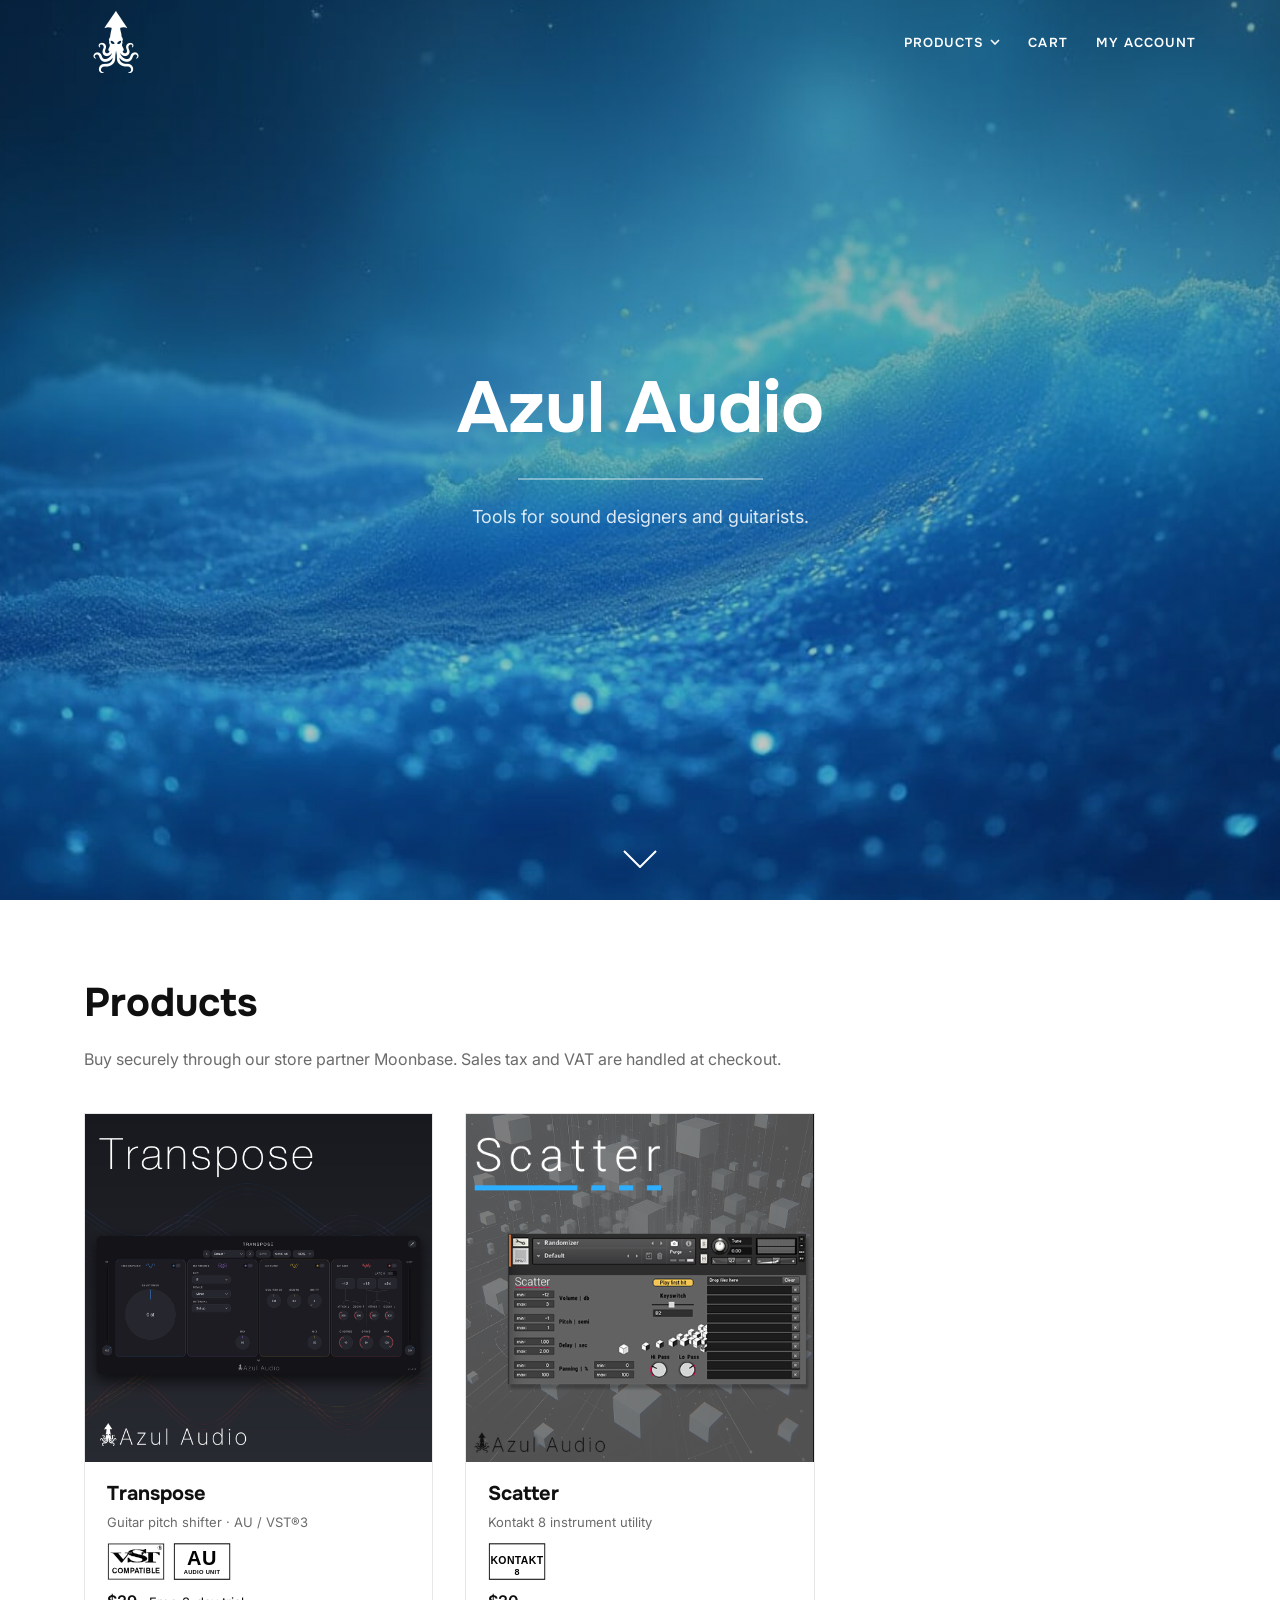
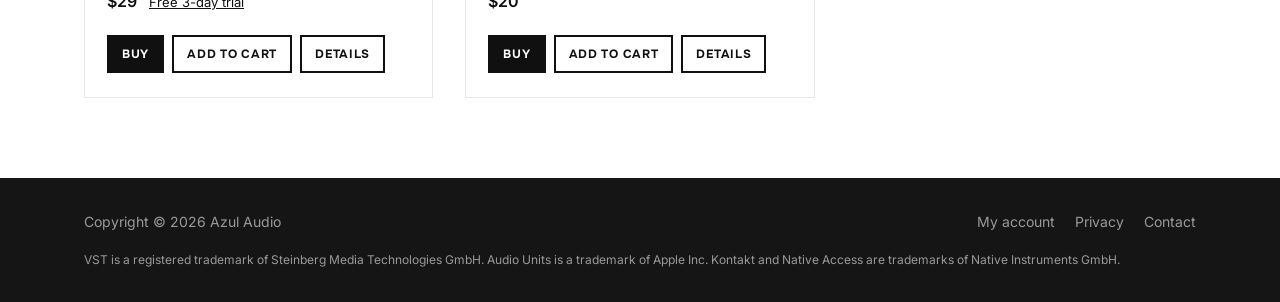
<file: index.html>
<!doctype html>
<html lang="en">
<head>
<meta charset="utf-8">
<meta name="viewport" content="width=device-width, initial-scale=1">
<title>Azul Audio</title>
<meta name="description" content="Azul Audio makes Scatter for Kontakt 8 and the Transpose pitch-shifter plugin.">
<meta property="og:type" content="website">
<meta property="og:site_name" content="Azul Audio">
<meta property="og:title" content="Azul Audio">
<meta property="og:description" content="Azul Audio makes Scatter for Kontakt 8 and the Transpose pitch-shifter plugin.">
<meta property="og:url" content="https://azulaudio.com/">
<meta property="og:image" content="https://azulaudio.com/img/share-home.png?v=bb4f445a">
<meta property="og:image:width" content="1200">
<meta property="og:image:height" content="630">
<meta name="twitter:card" content="summary_large_image">
<link rel="canonical" href="https://azulaudio.com/">
<link rel="icon" href="img/favicon-32.png?v=6c01c252" sizes="32x32">
<link rel="apple-touch-icon" href="img/apple-touch-icon.png?v=aff1a8ca">
<link rel="preconnect" href="https://fonts.googleapis.com">
<link rel="preconnect" href="https://fonts.gstatic.com" crossorigin>
<link href="https://fonts.googleapis.com/css2?family=Inter:wght@400;600&family=Onest:wght@500;600;700&display=swap" rel="stylesheet">
<link rel="stylesheet" href="style.css?v=68cd148a">
</head>
<body class="home">

<header class="site-header">
  <div class="wrap">
    <a class="logo" href="./" aria-label="Azul Audio home"><img src="img/logo-white.png?v=0b00c8f5" alt="Azul Audio"></a>
    <button class="nav-toggle" aria-label="Menu"><span></span><span></span><span></span></button>
    <nav class="nav">
      <div class="dropdown">
        <a class="dropdown-link" href="#products">Products</a>
        <button class="dropdown-toggle" aria-label="Show products" aria-expanded="false" aria-haspopup="true"><svg width="10" height="6" viewBox="0 0 10 6" fill="none" stroke="currentColor" stroke-width="1.6"><path d="M1 1l4 4 4-4"/></svg></button>
        <div class="dropdown-menu">
          <a href="transpose/">Transpose</a>
          <a href="scatter/">Scatter</a>
        </div>
      </div>
      <button data-cart>Cart</button>
      <button data-account>My account</button>
    </nav>
  </div>
</header>

<section class="hero">
  <video muted loop playsinline preload="none" aria-hidden="true" data-src="media/hero-loop.mp4?v=faa5c37d"></video>
  <div class="hero-inner">
    <h1>Azul Audio</h1>
    <p>Tools for sound designers and guitarists.</p>
  </div>
  <a class="scroll-cue" href="#products" aria-label="Scroll to products">
    <svg width="34" height="18" viewBox="0 0 34 18" fill="none" stroke="currentColor" stroke-width="2"><path d="M1 1l16 16L33 1"/></svg>
  </a>
</section>

<main>
  <section class="section" id="products">
    <div class="wrap">
      <h2>Products</h2>
      <p class="lede">Buy securely through our store partner Moonbase. Sales tax and VAT are handled at checkout.</p>
      <div class="grid">

        <article class="card">
          <a class="card-img" href="transpose/"><img src="img/transpose-cover.png?v=205b0690" alt="Transpose cover with the plugin interface"></a>
          <div class="card-body">
            <h3><a href="transpose/">Transpose</a></h3>
            <span class="tag">Guitar pitch shifter · AU / VST®3</span>
            <div class="format-badges">
              <img class="vst-logo" src="img/vst-compatible.svg?v=50b354e9" alt="VST Compatible" width="58" height="37">
              <img class="au-badge" src="img/au-badge.svg?v=ee586b0a" alt="Audio Unit" width="58" height="37">
            </div>
            <div class="price-row"><span class="price" data-price="transpose"></span>
              <a href="transpose/" class="trial-link" data-trial="transpose">Free 3-day trial</a></div>
            <div class="card-actions">
              <button class="btn primary" data-buy="transpose">Buy</button>
              <button class="btn" data-add="transpose">Add to cart</button>
              <a class="btn" href="transpose/">Details</a>
            </div>
          </div>
        </article>

        <article class="card">
          <a class="card-img" href="scatter/"><img src="img/scatter-cover.png?v=01ea1c87" alt="Scatter interface in Kontakt 8"></a>
          <div class="card-body">
            <h3><a href="scatter/">Scatter</a></h3>
            <span class="tag">Kontakt 8 instrument utility</span>
            <div class="format-badges">
              <img class="kontakt-badge" src="img/kontakt-badge.svg?v=681f503e" alt="Kontakt 8" width="58" height="37">
            </div>
            <span class="price" data-price="scatter"></span>
            <div class="card-actions">
              <button class="btn primary" data-buy="scatter">Buy</button>
              <button class="btn" data-add="scatter">Add to cart</button>
              <a class="btn" href="scatter/">Details</a>
            </div>
          </div>
        </article>

      </div>
    </div>
  </section>
</main>

<footer class="site-footer">
  <div class="wrap">
    <span>Copyright © 2026 Azul Audio</span>
    <span class="trademark">VST is a registered trademark of Steinberg Media Technologies GmbH. Audio Units is a trademark of Apple Inc. Kontakt and Native Access are trademarks of Native Instruments GmbH.</span>
    <span><a href="#" data-account>My account</a><a href="privacy/">Privacy</a><a href="mailto:support@azulaudio.com">Contact</a></span>
  </div>
</footer>

<script src="config.js?v=56cda2f0"></script>
<script src="site.js?v=aefde259"></script>
</body>
</html>
</file>
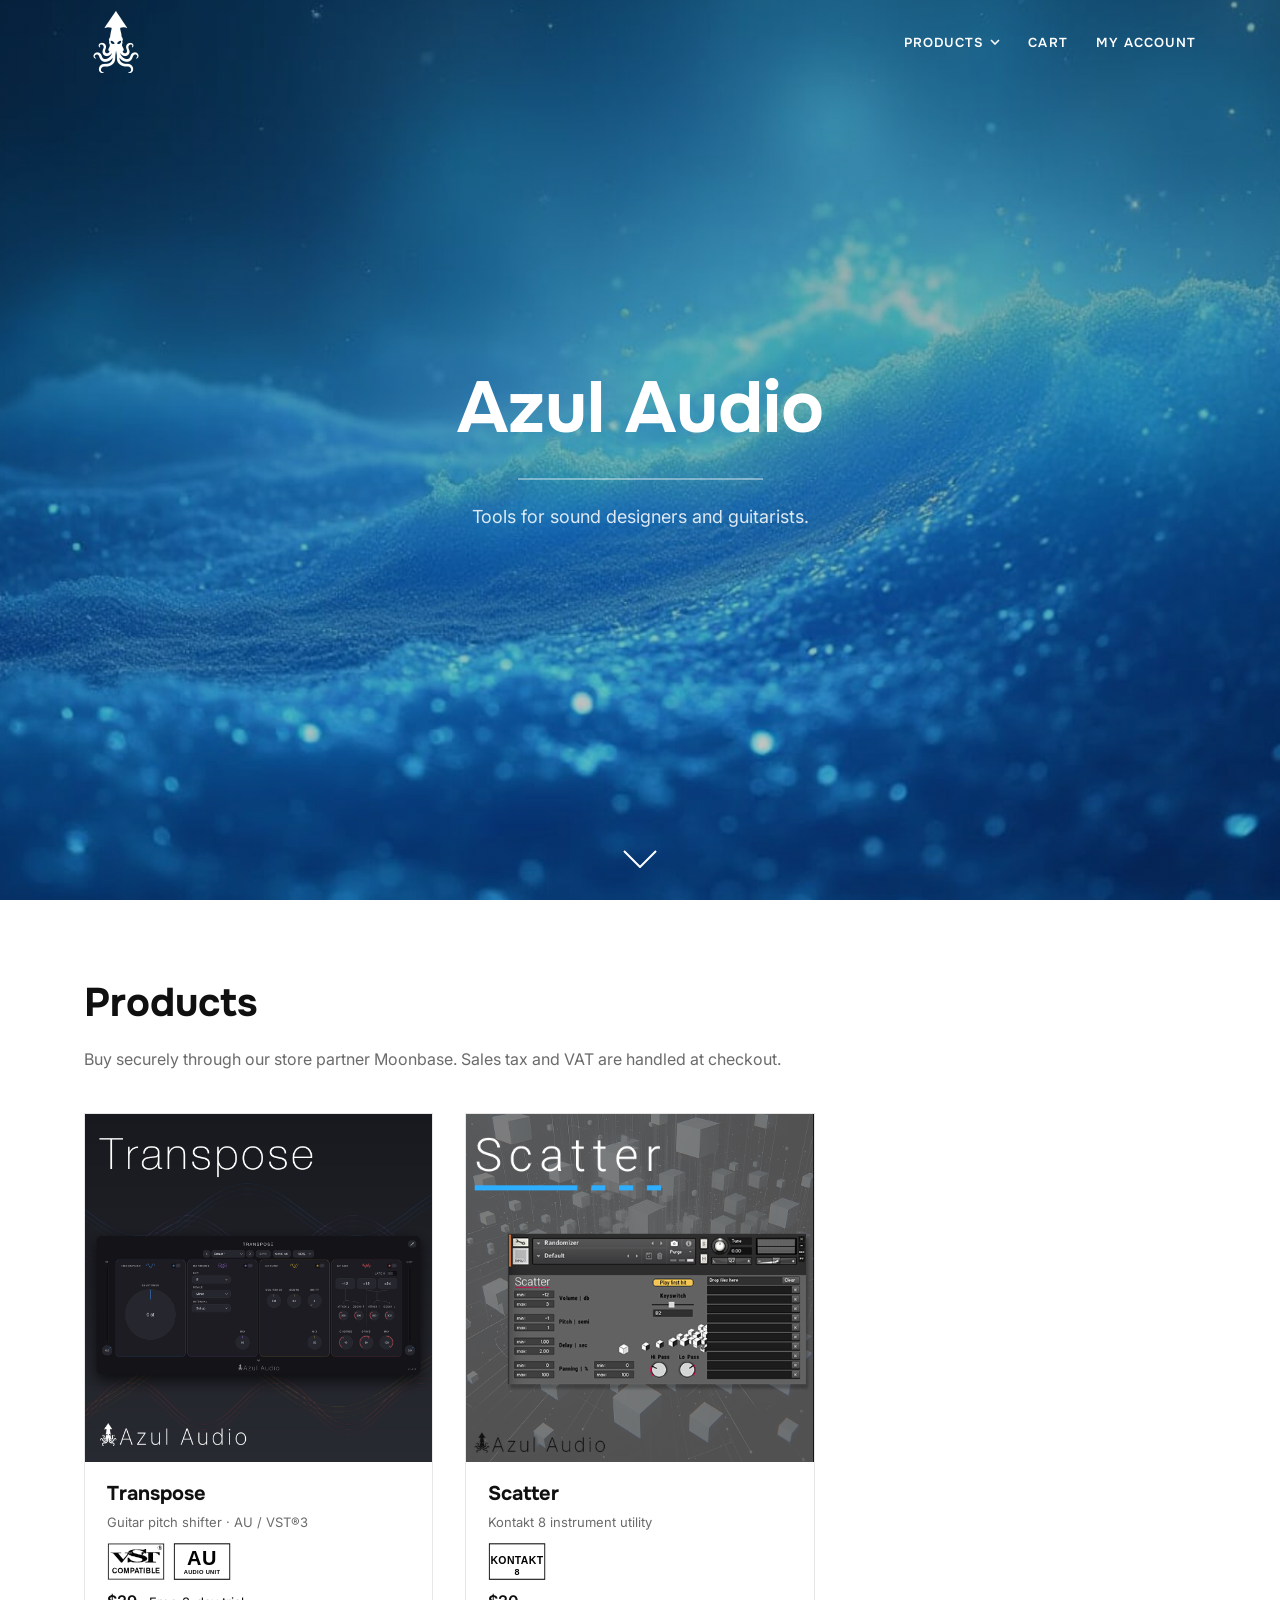
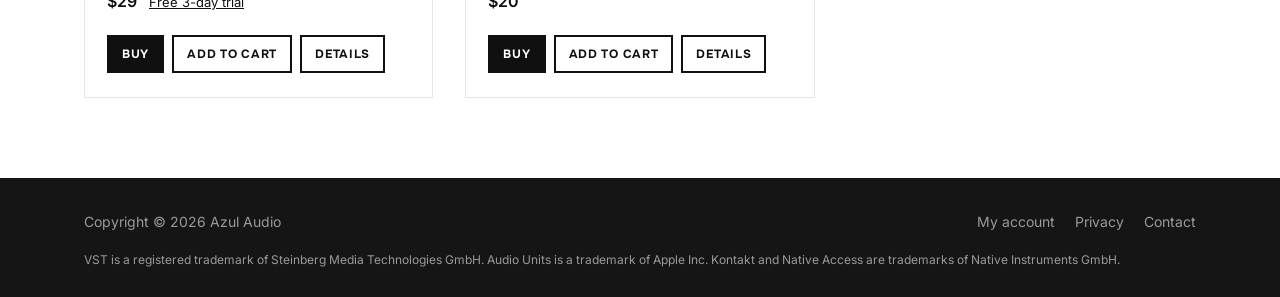
<file: cart/index.html>
<!doctype html><meta charset="utf-8"><title>Azul Audio</title>
<meta name="robots" content="noindex"><meta http-equiv="refresh" content="0; url=../?cart">
<link rel="canonical" href="../?cart"><a href="../?cart">Continue to Azul Audio</a>
</file>
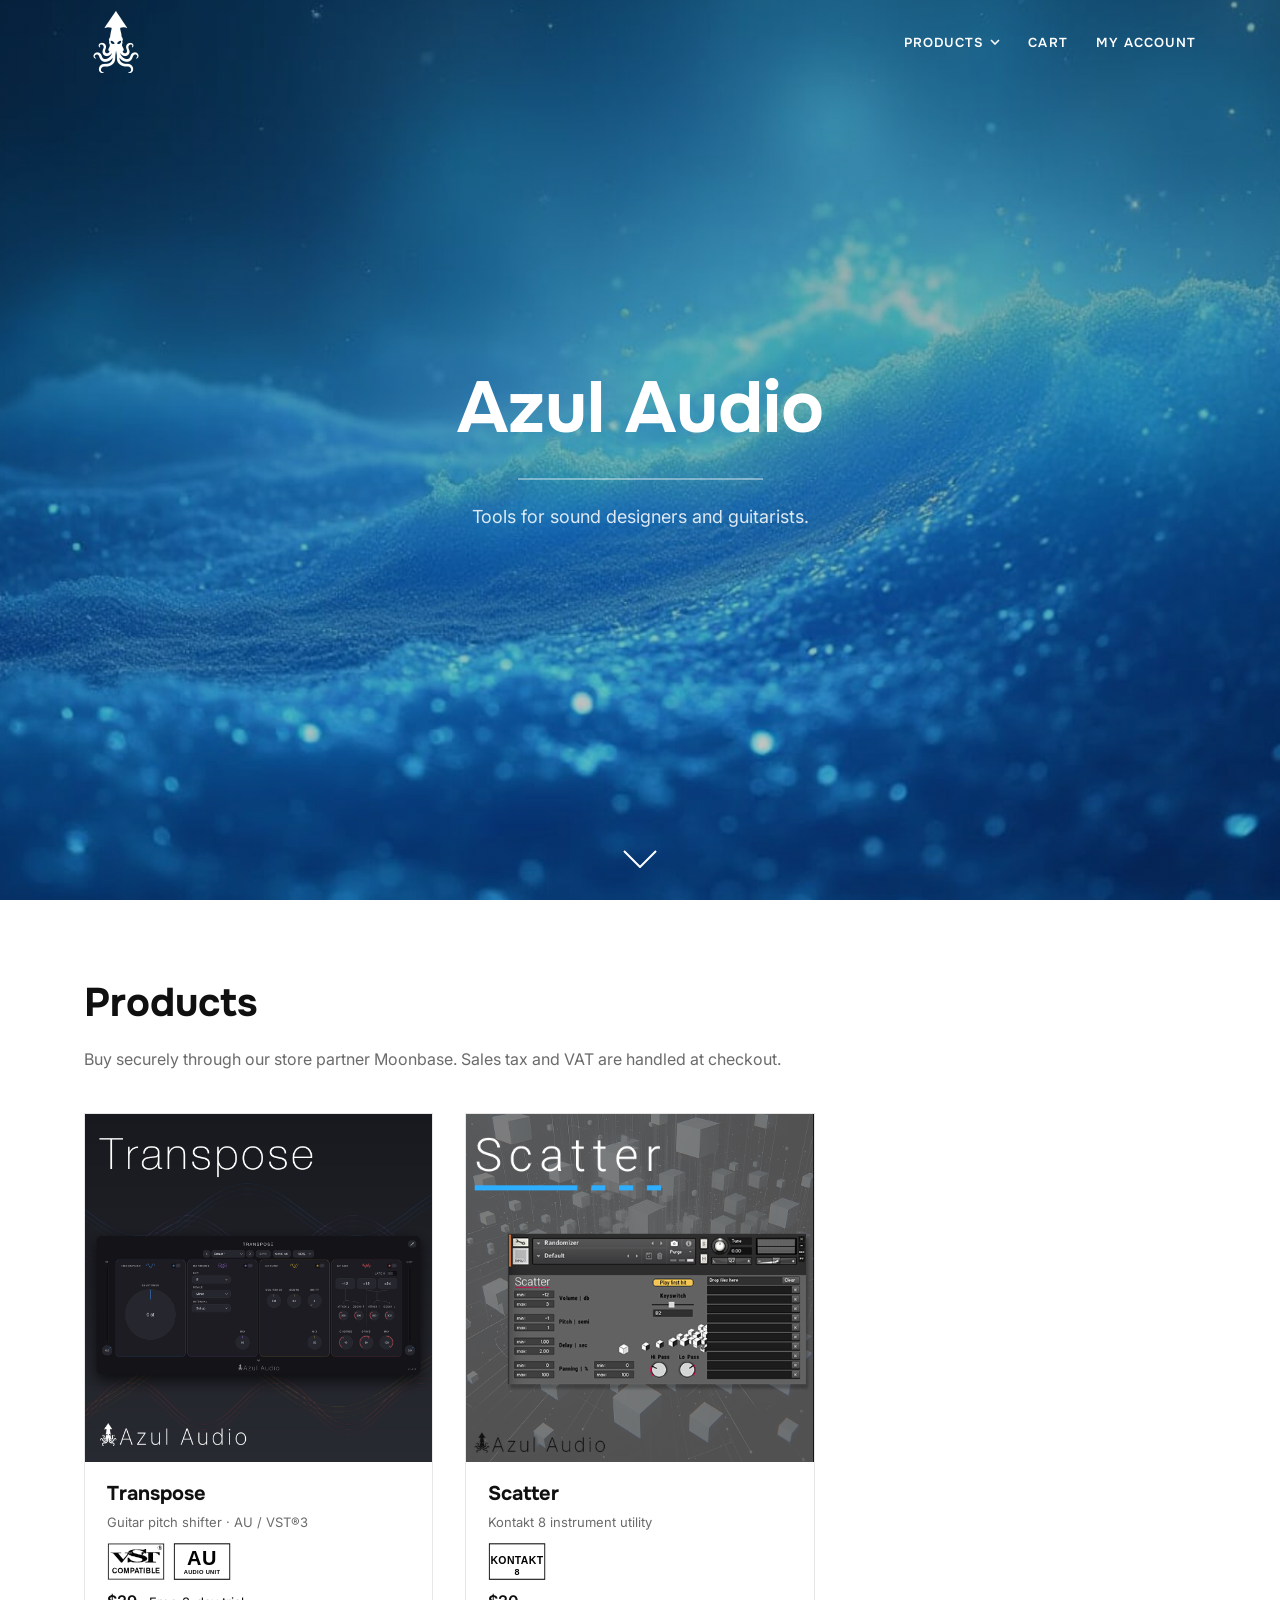
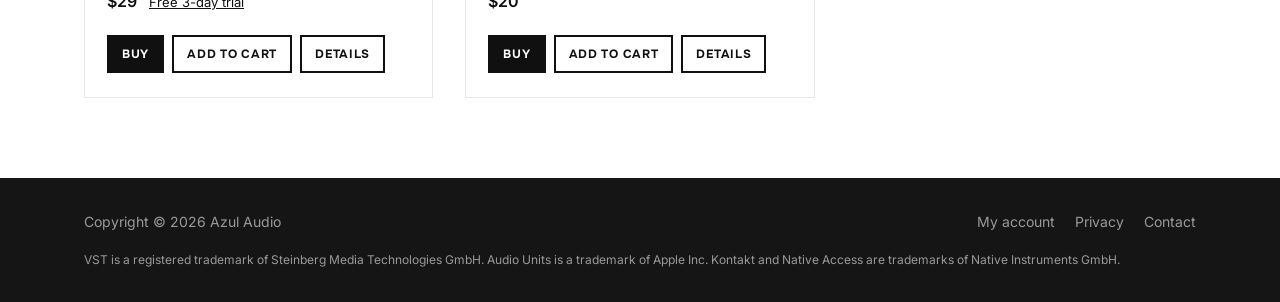
<file: my-account/index.html>
<!doctype html><meta charset="utf-8"><title>Azul Audio</title>
<meta name="robots" content="noindex"><meta http-equiv="refresh" content="0; url=../?account">
<link rel="canonical" href="../?account"><a href="../?account">Continue to Azul Audio</a>
</file>
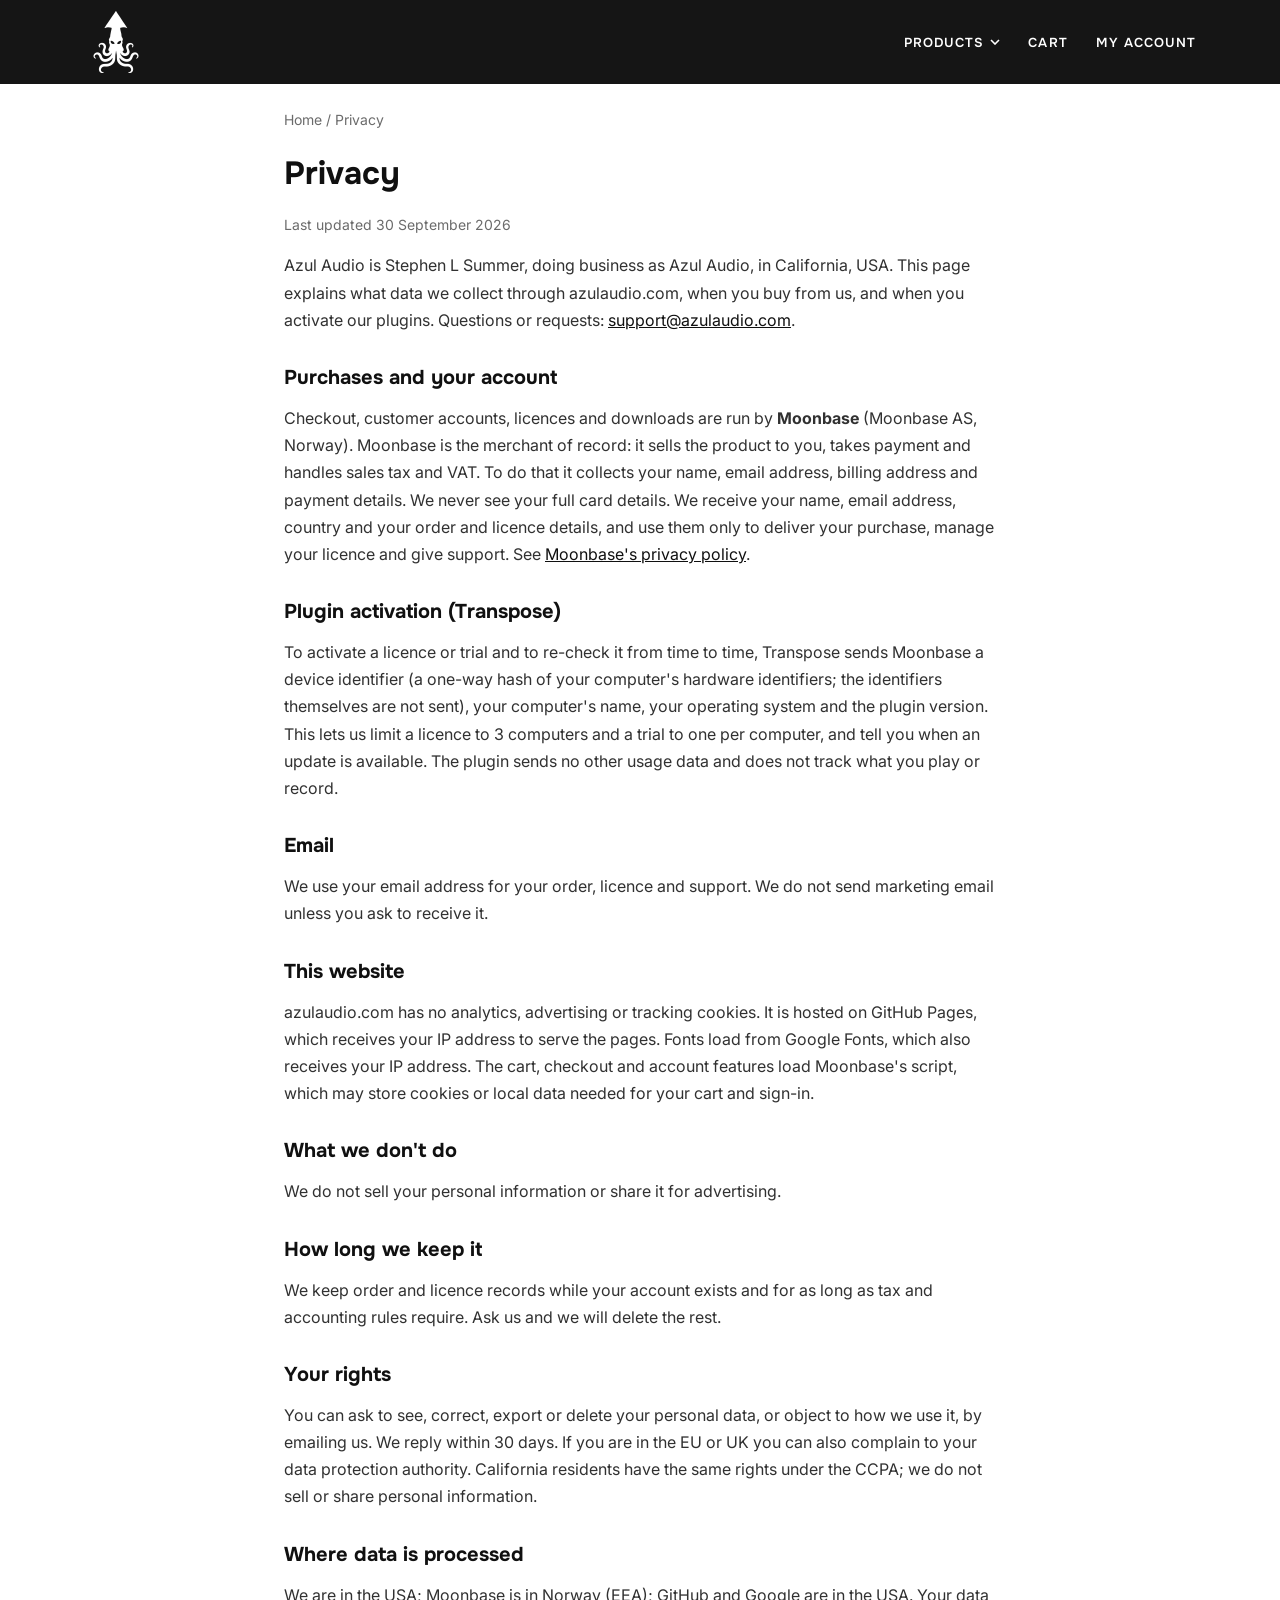
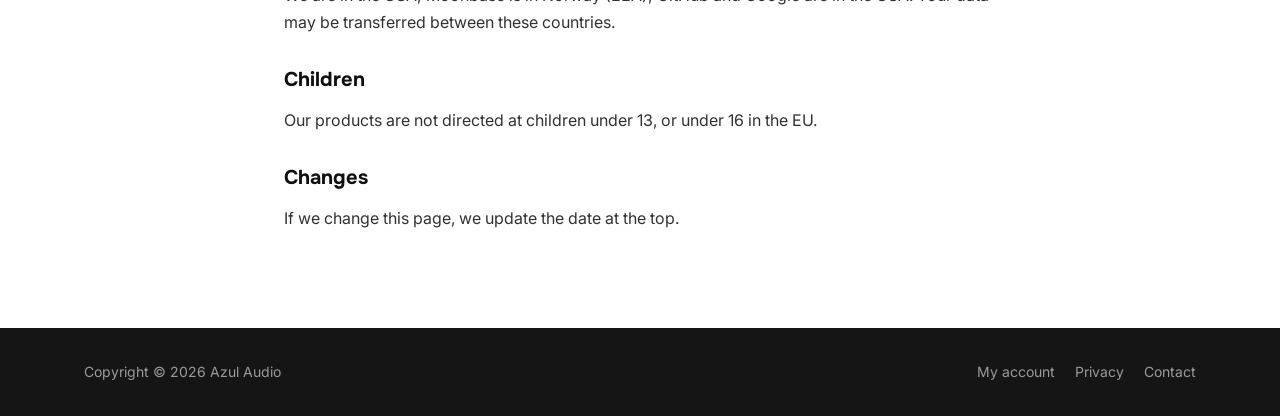
<file: privacy/index.html>
<!doctype html>
<html lang="en">
<head>
<meta charset="utf-8">
<meta name="viewport" content="width=device-width, initial-scale=1">
<title>Privacy – Azul Audio</title>
<meta name="description" content="How Azul Audio handles your data: the website, purchases through Moonbase, and plugin activation.">
<link rel="icon" href="../img/favicon-32.png?v=6c01c252" sizes="32x32">
<link rel="apple-touch-icon" href="../img/apple-touch-icon.png?v=aff1a8ca">
<link rel="preconnect" href="https://fonts.googleapis.com">
<link rel="preconnect" href="https://fonts.gstatic.com" crossorigin>
<link href="https://fonts.googleapis.com/css2?family=Inter:wght@400;600&family=Onest:wght@500;600;700&display=swap" rel="stylesheet">
<link rel="stylesheet" href="../style.css?v=68cd148a">
</head>
<body>

<header class="site-header">
  <div class="wrap">
    <a class="logo" href="../" aria-label="Azul Audio home"><img src="../img/logo-white.png?v=0b00c8f5" alt="Azul Audio"></a>
    <button class="nav-toggle" aria-label="Menu"><span></span><span></span><span></span></button>
    <nav class="nav">
      <div class="dropdown">
        <a class="dropdown-link" href="../#products">Products</a>
        <button class="dropdown-toggle" aria-label="Show products" aria-expanded="false" aria-haspopup="true"><svg width="10" height="6" viewBox="0 0 10 6" fill="none" stroke="currentColor" stroke-width="1.6"><path d="M1 1l4 4 4-4"/></svg></button>
        <div class="dropdown-menu">
          <a href="../scatter/">Scatter</a>
          <a href="../transpose/">Transpose</a>
        </div>
      </div>
      <button data-cart>Cart</button>
      <button data-account>My account</button>
    </nav>
  </div>
</header>

<main class="wrap legal">
  <div class="crumbs"><a href="../">Home</a> / Privacy</div>
  <h1>Privacy</h1>
  <p class="meta">Last updated 30 September 2026</p>

  <p>Azul Audio is Stephen L Summer, doing business as Azul Audio, in California, USA. This page explains what
    data we collect through azulaudio.com, when you buy from us, and when you activate our plugins. Questions or
    requests: <a href="mailto:support@azulaudio.com">support@azulaudio.com</a>.</p>

  <h2>Purchases and your account</h2>
  <p>Checkout, customer accounts, licences and downloads are run by <strong>Moonbase</strong> (Moonbase AS,
    Norway). Moonbase is the merchant of record: it sells the product to you, takes payment and handles sales
    tax and VAT. To do that it collects your name, email address, billing address and payment details. We never
    see your full card details. We receive your name, email address, country and your order and licence
    details, and use them only to deliver your purchase, manage your licence and give support. See
    <a href="https://moonbase.sh/privacy-policy/">Moonbase's privacy policy</a>.</p>

  <h2>Plugin activation (Transpose)</h2>
  <p>To activate a licence or trial and to re-check it from time to time, Transpose sends Moonbase a device
    identifier (a one-way hash of your computer's hardware identifiers; the identifiers themselves are not
    sent), your computer's name, your operating system and the plugin version. This lets us limit a licence to
    3 computers and a trial to one per computer, and tell you when an update is available. The plugin sends no
    other usage data and does not track what you play or record.</p>

  <h2>Email</h2>
  <p>We use your email address for your order, licence and support. We do not send marketing email unless you
    ask to receive it.</p>

  <h2>This website</h2>
  <p>azulaudio.com has no analytics, advertising or tracking cookies. It is hosted on GitHub Pages, which
    receives your IP address to serve the pages. Fonts load from Google Fonts, which also receives your IP
    address. The cart, checkout and account features load Moonbase's script, which may store cookies or local
    data needed for your cart and sign-in.</p>

  <h2>What we don't do</h2>
  <p>We do not sell your personal information or share it for advertising.</p>

  <h2>How long we keep it</h2>
  <p>We keep order and licence records while your account exists and for as long as tax and accounting rules
    require. Ask us and we will delete the rest.</p>

  <h2>Your rights</h2>
  <p>You can ask to see, correct, export or delete your personal data, or object to how we use it, by emailing
    us. We reply within 30 days. If you are in the EU or UK you can also complain to your data protection
    authority. California residents have the same rights under the CCPA; we do not sell or share personal
    information.</p>

  <h2>Where data is processed</h2>
  <p>We are in the USA; Moonbase is in Norway (EEA); GitHub and Google are in the USA. Your data may be
    transferred between these countries.</p>

  <h2>Children</h2>
  <p>Our products are not directed at children under 13, or under 16 in the EU.</p>

  <h2>Changes</h2>
  <p>If we change this page, we update the date at the top.</p>
</main>

<footer class="site-footer">
  <div class="wrap">
    <span>Copyright © 2026 Azul Audio</span>
    <span><a href="#" data-account>My account</a><a href="../privacy/">Privacy</a><a href="mailto:support@azulaudio.com">Contact</a></span>
  </div>
</footer>

<script src="../config.js?v=56cda2f0"></script>
<script src="../site.js?v=aefde259"></script>
</body>
</html>
</file>
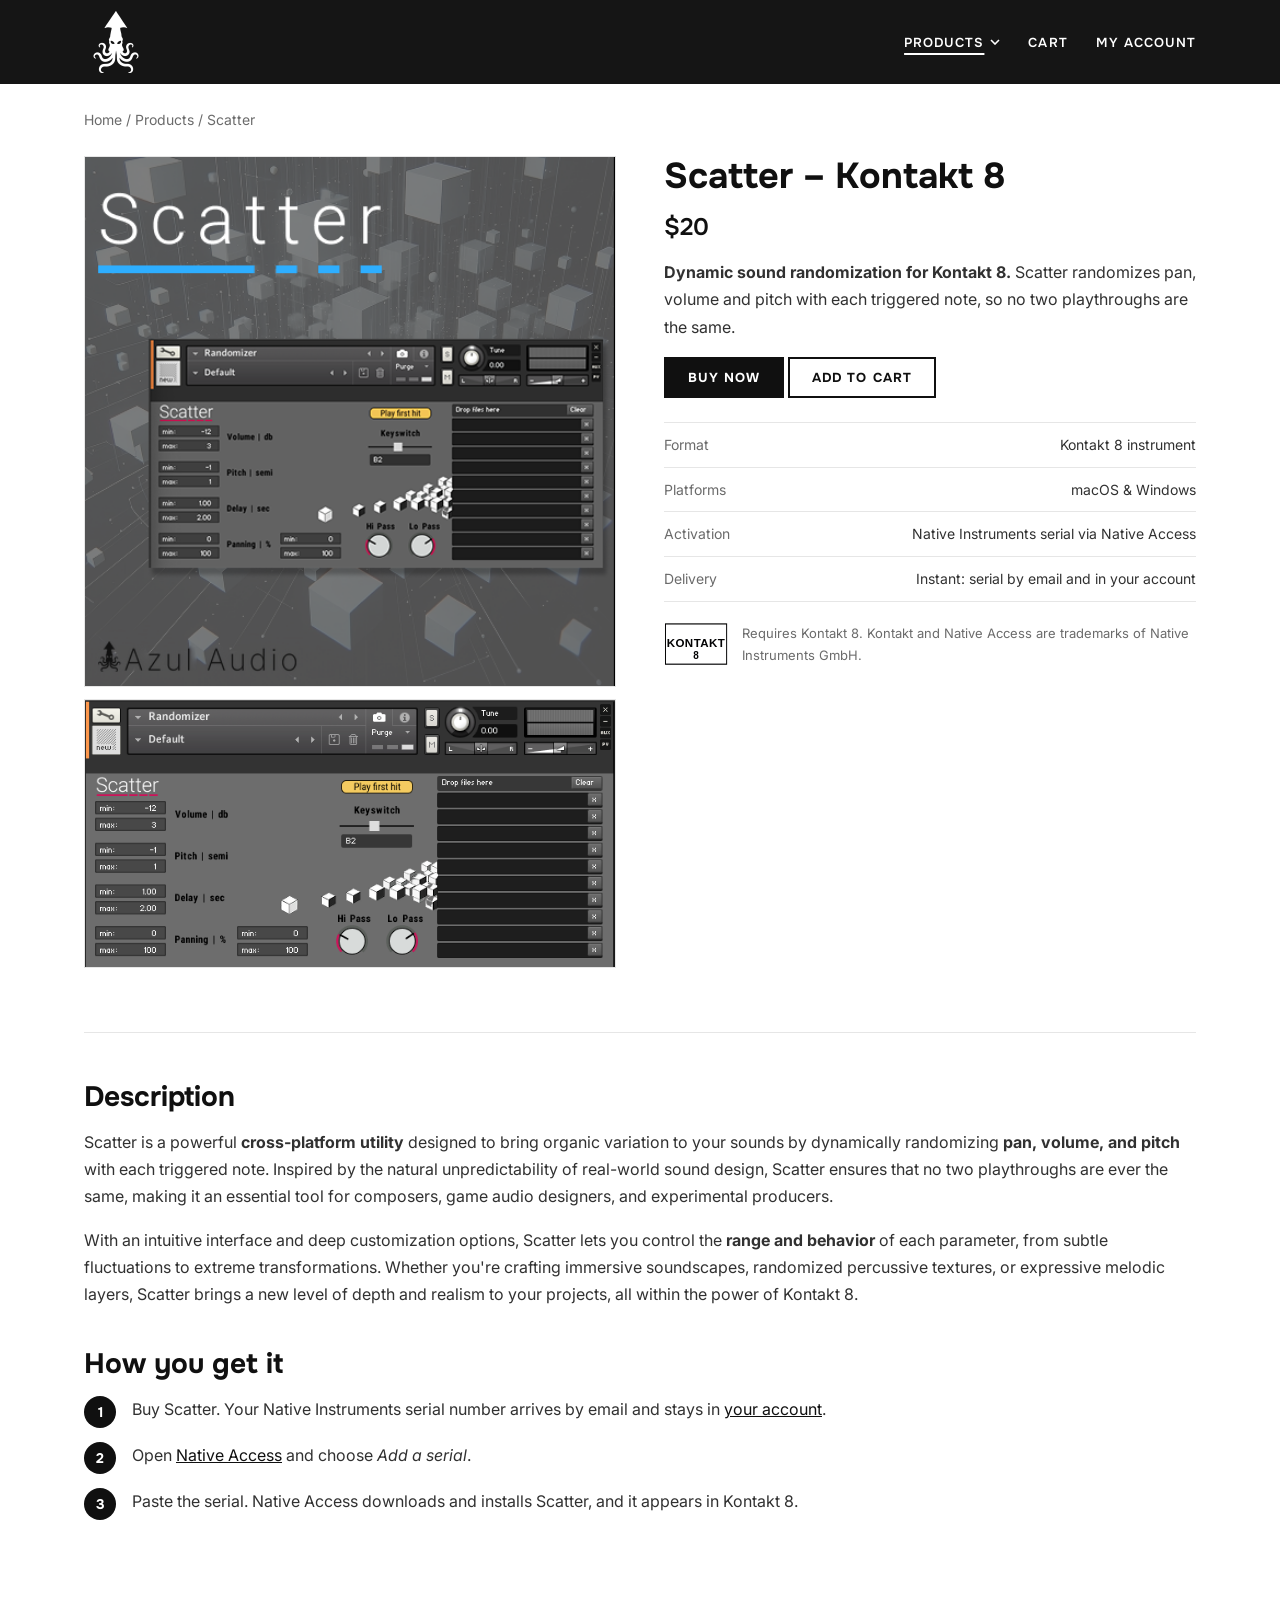
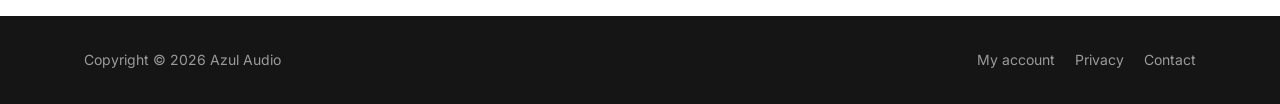
<file: scatter/index.html>
<!doctype html>
<html lang="en">
<head>
<meta charset="utf-8">
<meta name="viewport" content="width=device-width, initial-scale=1">
<title>Scatter for Kontakt 8 – Azul Audio</title>
<meta name="description" content="Scatter randomizes pan, volume and pitch on every note in Kontakt 8.">
<meta property="og:type" content="website">
<meta property="og:site_name" content="Azul Audio">
<meta property="og:title" content="Scatter for Kontakt 8 – Azul Audio">
<meta property="og:description" content="Scatter randomizes pan, volume and pitch on every note in Kontakt 8.">
<meta property="og:url" content="https://azulaudio.com/scatter/">
<meta property="og:image" content="https://azulaudio.com/img/scatter-cover.png?v=01ea1c87">
<meta property="og:image:width" content="484">
<meta property="og:image:height" content="483">
<meta name="twitter:card" content="summary">
<link rel="canonical" href="https://azulaudio.com/scatter/">
<link rel="icon" href="../img/favicon-32.png?v=6c01c252" sizes="32x32">
<link rel="apple-touch-icon" href="../img/apple-touch-icon.png?v=aff1a8ca">
<link rel="preconnect" href="https://fonts.googleapis.com">
<link rel="preconnect" href="https://fonts.gstatic.com" crossorigin>
<link href="https://fonts.googleapis.com/css2?family=Inter:wght@400;600&family=Onest:wght@500;600;700&display=swap" rel="stylesheet">
<link rel="stylesheet" href="../style.css?v=68cd148a">
</head>
<body>

<header class="site-header">
  <div class="wrap">
    <a class="logo" href="../" aria-label="Azul Audio home"><img src="../img/logo-white.png?v=0b00c8f5" alt="Azul Audio"></a>
    <button class="nav-toggle" aria-label="Menu"><span></span><span></span><span></span></button>
    <nav class="nav">
      <div class="dropdown active">
        <a class="dropdown-link" href="../#products">Products</a>
        <button class="dropdown-toggle" aria-label="Show products" aria-expanded="false" aria-haspopup="true"><svg width="10" height="6" viewBox="0 0 10 6" fill="none" stroke="currentColor" stroke-width="1.6"><path d="M1 1l4 4 4-4"/></svg></button>
        <div class="dropdown-menu">
          <a href="../transpose/">Transpose</a>
          <a href="../scatter/" aria-current="page">Scatter</a>
        </div>
      </div>
      <button data-cart>Cart</button>
      <button data-account>My account</button>
    </nav>
  </div>
</header>

<main class="wrap">
  <div class="crumbs"><a href="../">Home</a> / <a href="../#products">Products</a> / Scatter</div>

  <section class="product">
    <div class="gallery">
      <img src="../img/scatter-cover.png?v=01ea1c87" alt="Scatter cover with interface">
      <img src="../img/scatter-ui.png?v=b1e28339" alt="Scatter interface close-up">
    </div>
    <div class="summary">
      <h1>Scatter – Kontakt 8</h1>
      <div class="price" data-price="scatter"></div>
      <p><strong>Dynamic sound randomization for Kontakt 8.</strong> Scatter randomizes pan, volume and
        pitch with each triggered note, so no two playthroughs are the same.</p>
      <button class="btn primary" data-buy="scatter">Buy now</button>
      <button class="btn" data-add="scatter">Add to cart</button>
      <ul class="specs">
        <li><span>Format</span><span>Kontakt 8 instrument</span></li>
        <li><span>Platforms</span><span>macOS &amp; Windows</span></li>
        <li><span>Activation</span><span>Native Instruments serial via Native Access</span></li>
        <li><span>Delivery</span><span>Instant: serial by email and in your account</span></li>
      </ul>
      <div class="vst-note"><div class="format-badges"><img class="kontakt-badge" src="../img/kontakt-badge.svg?v=681f503e" alt="Kontakt 8" width="64" height="41"></div>
        <span>Requires Kontakt 8. Kontakt and Native Access are trademarks of Native Instruments GmbH.</span></div>
    </div>
  </section>

  <section class="details">
    <h2>Description</h2>
    <p>Scatter is a powerful <strong>cross-platform utility</strong> designed to bring organic variation to
      your sounds by dynamically randomizing <strong>pan, volume, and pitch</strong> with each triggered note.
      Inspired by the natural unpredictability of real-world sound design, Scatter ensures that no two
      playthroughs are ever the same, making it an essential tool for composers, game audio designers, and
      experimental producers.</p>
    <p>With an intuitive interface and deep customization options, Scatter lets you control the
      <strong>range and behavior</strong> of each parameter, from subtle fluctuations to extreme
      transformations. Whether you're crafting immersive soundscapes, randomized percussive textures, or
      expressive melodic layers, Scatter brings a new level of depth and realism to your projects, all within
      the power of Kontakt 8.</p>

    <h2>How you get it</h2>
    <ol class="steps">
      <li><span>Buy Scatter. Your Native Instruments serial number arrives by email and stays in
        <a href="#" data-account>your account</a>.</span></li>
      <li><span>Open <a href="https://www.native-instruments.com/en/specials/native-access/" rel="noopener">Native Access</a>
        and choose <em>Add a serial</em>.</span></li>
      <li><span>Paste the serial. Native Access downloads and installs Scatter, and it appears in Kontakt 8.</span></li>
    </ol>
  </section>
</main>

<footer class="site-footer">
  <div class="wrap">
    <span>Copyright © 2026 Azul Audio</span>
    <span><a href="#" data-account>My account</a><a href="../privacy/">Privacy</a><a href="mailto:support@azulaudio.com">Contact</a></span>
  </div>
</footer>

<script src="../config.js?v=56cda2f0"></script>
<script src="../site.js?v=aefde259"></script>
</body>
</html>
</file>
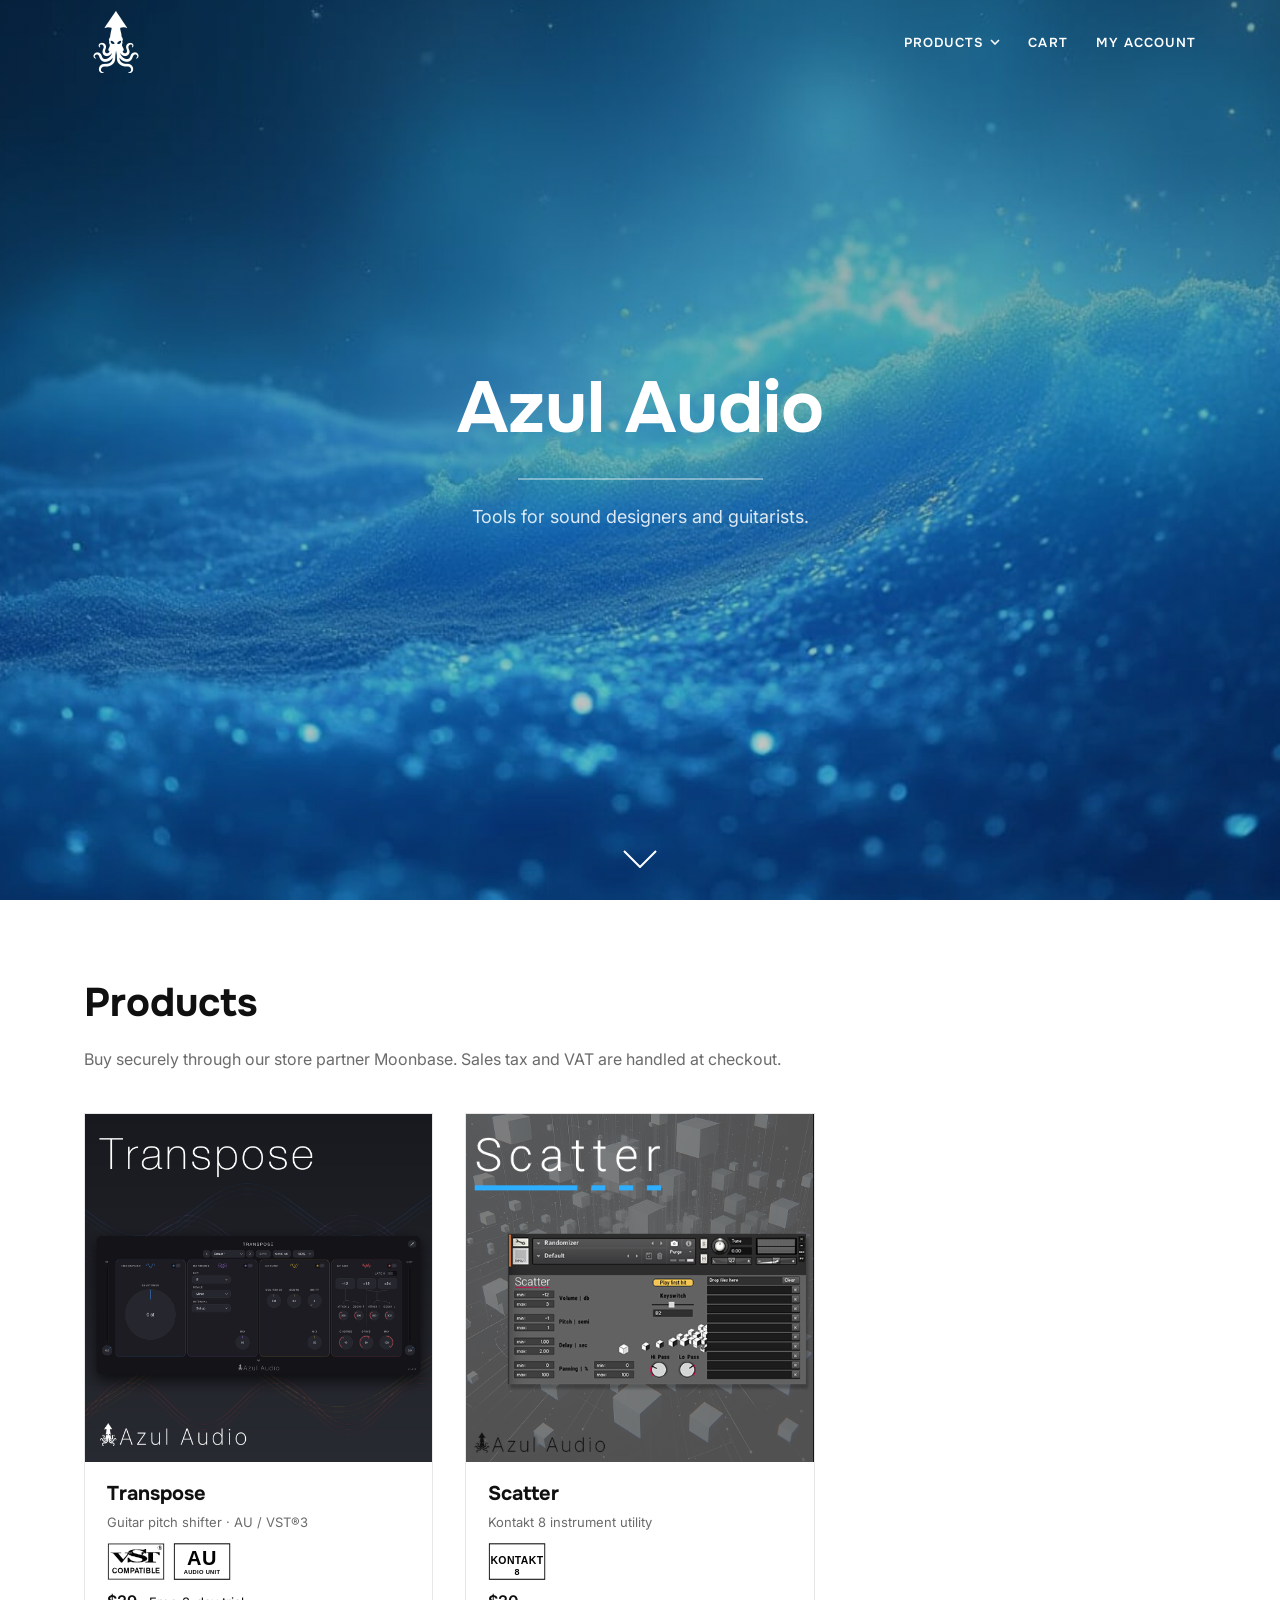
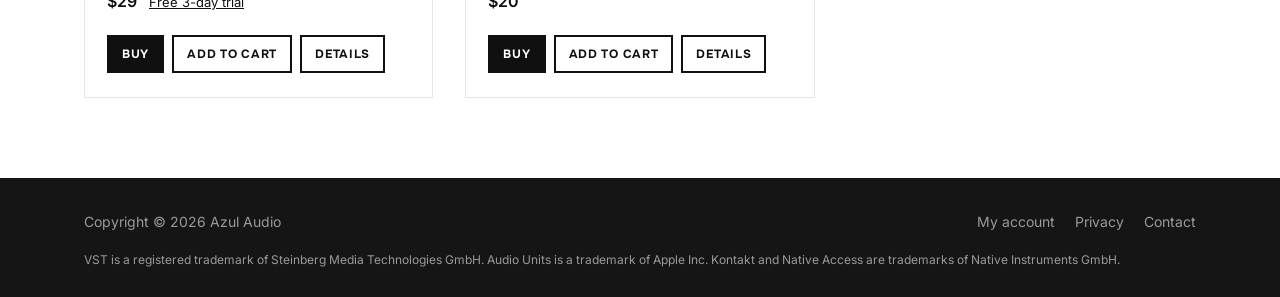
<file: shop/index.html>
<!doctype html><meta charset="utf-8"><title>Azul Audio</title>
<meta name="robots" content="noindex"><meta http-equiv="refresh" content="0; url=../#products">
<link rel="canonical" href="../#products"><a href="../#products">Continue to Azul Audio</a>
</file>
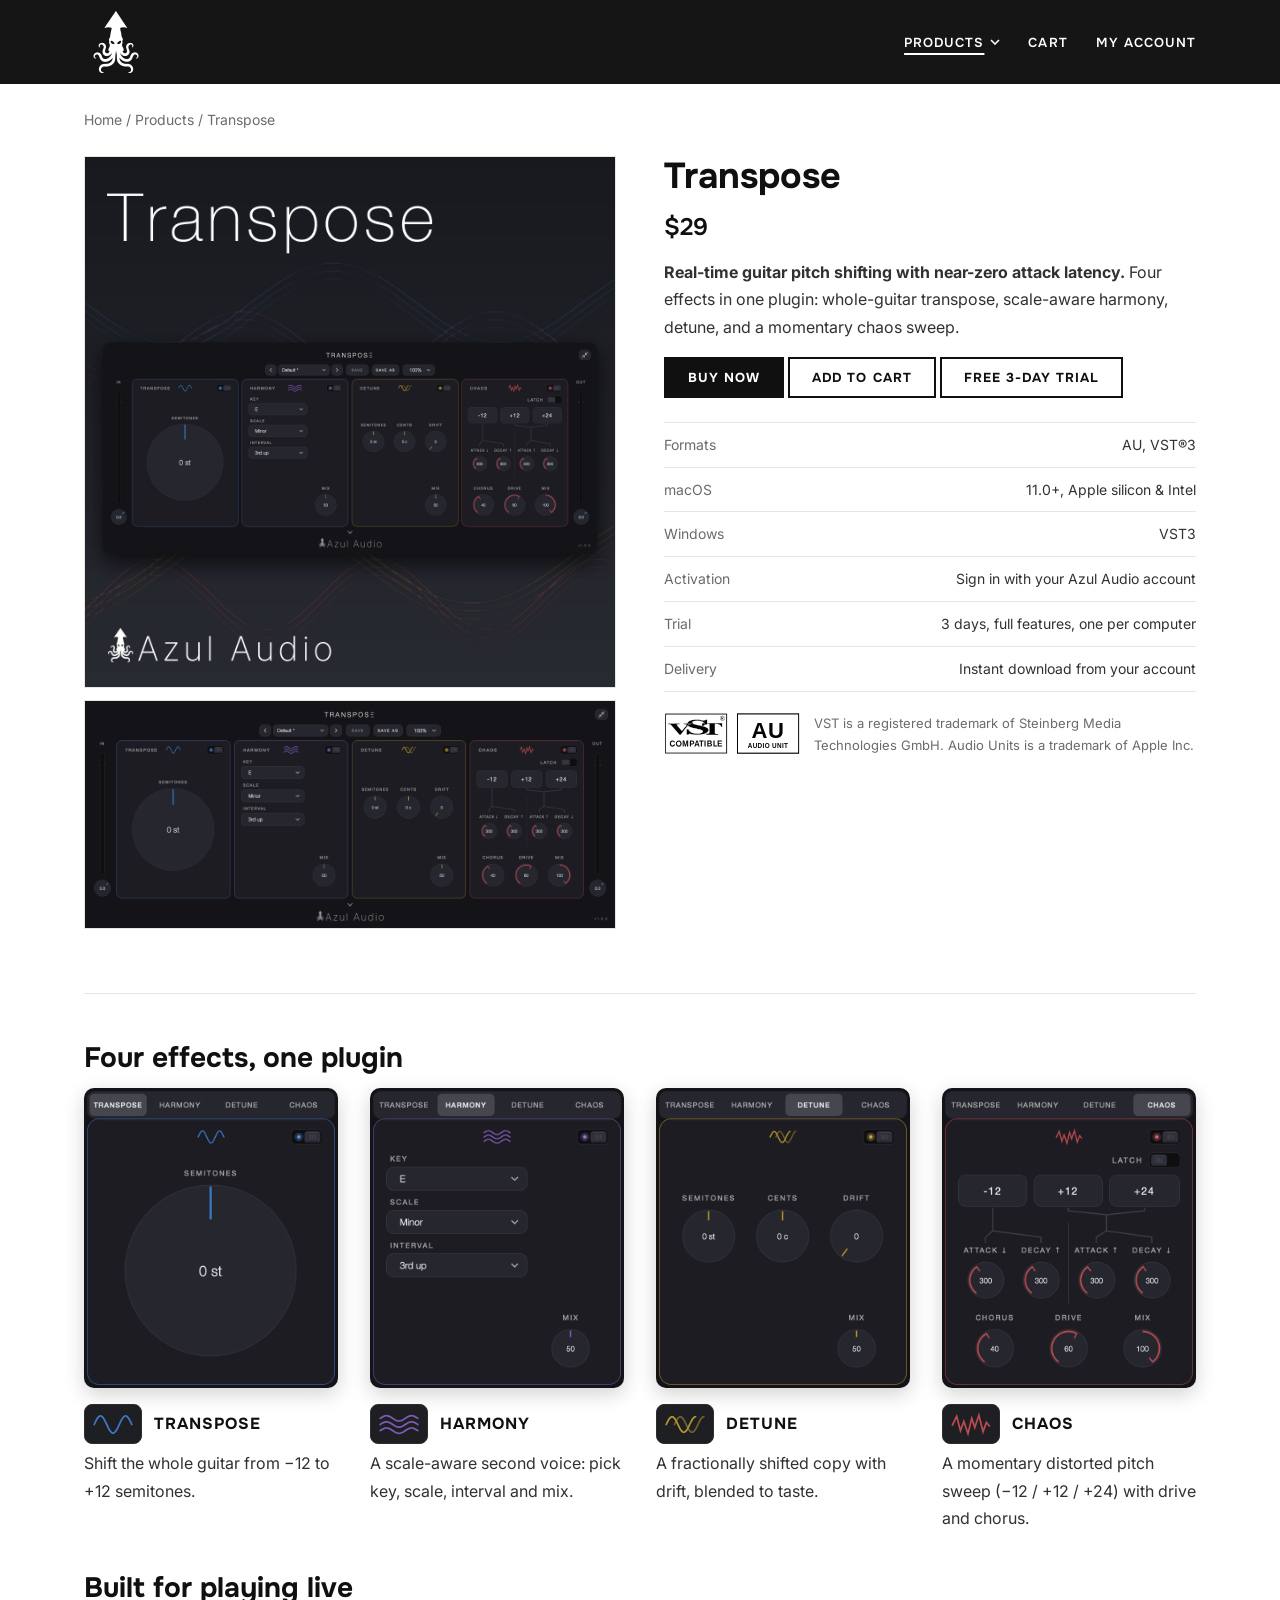
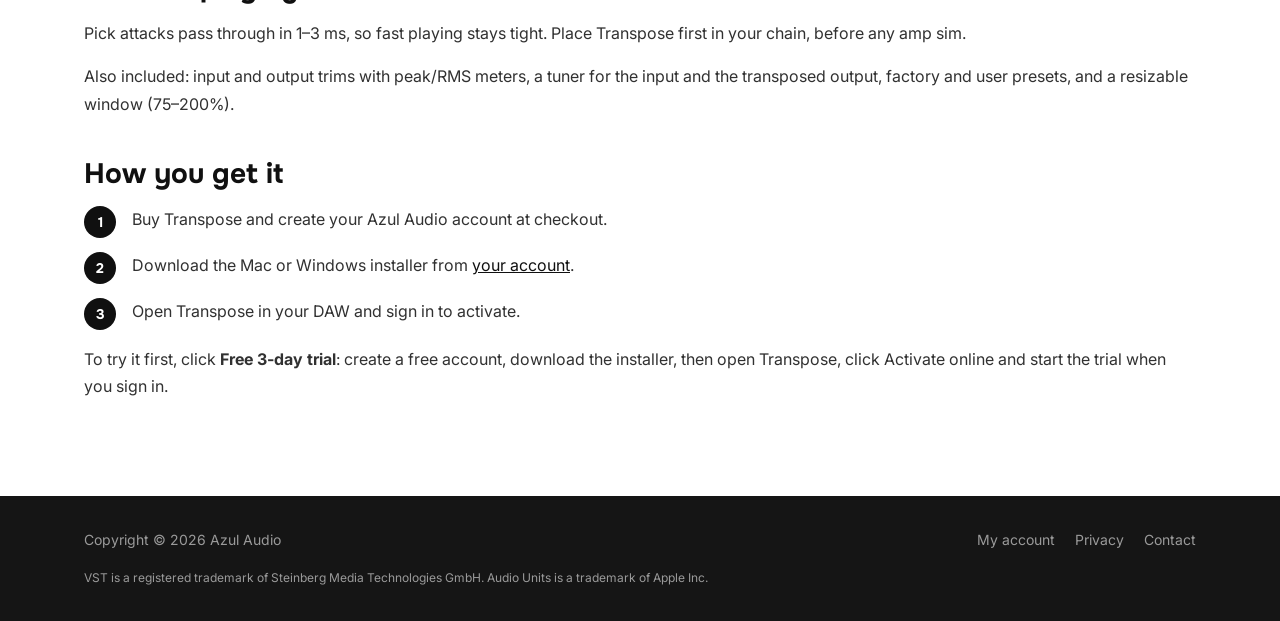
<file: transpose/index.html>
<!doctype html>
<html lang="en">
<head>
<meta charset="utf-8">
<meta name="viewport" content="width=device-width, initial-scale=1">
<title>Transpose – Azul Audio</title>
<meta name="description" content="Transpose is a real-time guitar pitch shifter with harmony, detune and chaos effects. AU and VST®3.">
<meta property="og:type" content="website">
<meta property="og:site_name" content="Azul Audio">
<meta property="og:title" content="Transpose – Azul Audio">
<meta property="og:description" content="Transpose is a real-time guitar pitch shifter with harmony, detune and chaos effects. AU and VST®3.">
<meta property="og:url" content="https://azulaudio.com/transpose/">
<meta property="og:image" content="https://azulaudio.com/img/transpose-cover.png?v=205b0690">
<meta property="og:image:width" content="1200">
<meta property="og:image:height" content="1200">
<meta name="twitter:card" content="summary">
<link rel="canonical" href="https://azulaudio.com/transpose/">
<link rel="icon" href="../img/favicon-32.png?v=6c01c252" sizes="32x32">
<link rel="apple-touch-icon" href="../img/apple-touch-icon.png?v=aff1a8ca">
<link rel="preconnect" href="https://fonts.googleapis.com">
<link rel="preconnect" href="https://fonts.gstatic.com" crossorigin>
<link href="https://fonts.googleapis.com/css2?family=Inter:wght@400;600&family=Onest:wght@500;600;700&display=swap" rel="stylesheet">
<link rel="stylesheet" href="../style.css?v=68cd148a">
</head>
<body>

<header class="site-header">
  <div class="wrap">
    <a class="logo" href="../" aria-label="Azul Audio home"><img src="../img/logo-white.png?v=0b00c8f5" alt="Azul Audio"></a>
    <button class="nav-toggle" aria-label="Menu"><span></span><span></span><span></span></button>
    <nav class="nav">
      <div class="dropdown active">
        <a class="dropdown-link" href="../#products">Products</a>
        <button class="dropdown-toggle" aria-label="Show products" aria-expanded="false" aria-haspopup="true"><svg width="10" height="6" viewBox="0 0 10 6" fill="none" stroke="currentColor" stroke-width="1.6"><path d="M1 1l4 4 4-4"/></svg></button>
        <div class="dropdown-menu">
          <a href="../transpose/" aria-current="page">Transpose</a>
          <a href="../scatter/">Scatter</a>
        </div>
      </div>
      <button data-cart>Cart</button>
      <button data-account>My account</button>
    </nav>
  </div>
</header>

<main class="wrap">
  <div class="crumbs"><a href="../">Home</a> / <a href="../#products">Products</a> / Transpose</div>

  <section class="product">
    <div class="gallery">
      <img src="../img/transpose-cover.png?v=205b0690" alt="Transpose cover: the plugin with all four effects on">
      <img src="../img/transpose-ui.png?v=82241a32" alt="Transpose plugin with all four effects on: Transpose, Harmony, Detune and Chaos">
    </div>
    <div class="summary">
      <h1>Transpose</h1>
      <div class="price" data-price="transpose"></div>
      <p><strong>Real-time guitar pitch shifting with near-zero attack latency.</strong> Four effects in one
        plugin: whole-guitar transpose, scale-aware harmony, detune, and a momentary chaos sweep.</p>
      <button class="btn primary" data-buy="transpose">Buy now</button>
      <button class="btn" data-add="transpose">Add to cart</button>
      <button class="btn" data-trial="transpose">Free 3-day trial</button>
      <ul class="specs">
        <li><span>Formats</span><span>AU, VST®3</span></li>
        <li><span>macOS</span><span>11.0+, Apple silicon &amp; Intel</span></li>
        <li><span>Windows</span><span>VST3</span></li>
        <li><span>Activation</span><span>Sign in with your Azul Audio account</span></li>
        <li><span>Trial</span><span>3 days, full features, one per computer</span></li>
        <li><span>Delivery</span><span>Instant download from your account</span></li>
      </ul>
      <div class="vst-note"><div class="format-badges"><img class="vst-logo" src="../img/vst-compatible.svg?v=50b354e9" alt="VST Compatible" width="64" height="41">
        <img class="au-badge" src="../img/au-badge.svg?v=ee586b0a" alt="Audio Unit" width="64" height="41"></div>
        <span>VST is a registered trademark of Steinberg Media Technologies GmbH. Audio Units is a trademark of Apple Inc.</span></div>
    </div>
  </section>

  <section class="details">
    <h2>Four effects, one plugin</h2>
    <div class="cols">
      <div class="feature"><img class="fx-shot" src="../img/transpose-transpose.png?v=49d21432" alt="Transpose tab: semitone dial" width="316" height="374" loading="lazy"><h3><span class="fx-icon"><img src="../img/icons/transpose.svg?v=59957133" alt="" width="34" height="22"></span>Transpose</h3><p>Shift the whole guitar from −12 to +12 semitones.</p></div>
      <div class="feature"><img class="fx-shot" src="../img/transpose-harmony.png?v=613760eb" alt="Harmony tab: key, scale, interval and mix" width="316" height="374" loading="lazy"><h3><span class="fx-icon"><img src="../img/icons/harmony.svg?v=98f659d7" alt="" width="34" height="22"></span>Harmony</h3><p>A scale-aware second voice: pick key, scale, interval and mix.</p></div>
      <div class="feature"><img class="fx-shot" src="../img/transpose-detune.png?v=93063cdf" alt="Detune tab: semitones, cents, drift and mix" width="316" height="374" loading="lazy"><h3><span class="fx-icon"><img src="../img/icons/detune.svg?v=8bb07af0" alt="" width="34" height="22"></span>Detune</h3><p>A fractionally shifted copy with drift, blended to taste.</p></div>
      <div class="feature"><img class="fx-shot" src="../img/transpose-chaos.png?v=f553ac98" alt="Chaos tab: -12, +12, +24 triggers with attack, decay, chorus, drive and mix" width="316" height="374" loading="lazy"><h3><span class="fx-icon"><img src="../img/icons/chaos.svg?v=ea91be74" alt="" width="34" height="22"></span>Chaos</h3><p>A momentary distorted pitch sweep (−12 / +12 / +24) with drive and chorus.</p></div>
    </div>

    <h2>Built for playing live</h2>
    <p>Pick attacks pass through in 1–3 ms, so fast playing stays tight. Place Transpose first in your chain,
      before any amp sim.</p>
    <p>Also included: input and output trims with peak/RMS meters, a tuner for the input and the transposed
      output, factory and user presets, and a resizable window (75–200%).</p>

    <h2>How you get it</h2>
    <ol class="steps">
      <li><span>Buy Transpose and create your Azul Audio account at checkout.</span></li>
      <li><span>Download the Mac or Windows installer from <a href="#" data-account>your account</a>.</span></li>
      <li><span>Open Transpose in your DAW and sign in to activate.</span></li>
    </ol>
    <p>To try it first, click <strong>Free 3-day trial</strong>: create a free account, download the installer, then
      open Transpose, click Activate online and start the trial when you sign in.</p>
  </section>
</main>

<footer class="site-footer">
  <div class="wrap">
    <span>Copyright © 2026 Azul Audio</span>
    <span class="trademark">VST is a registered trademark of Steinberg Media Technologies GmbH. Audio Units is a trademark of Apple Inc.</span>
    <span><a href="#" data-account>My account</a><a href="../privacy/">Privacy</a><a href="mailto:support@azulaudio.com">Contact</a></span>
  </div>
</footer>

<script src="../config.js?v=56cda2f0"></script>
<script src="../site.js?v=aefde259"></script>
</body>
</html>
</file>
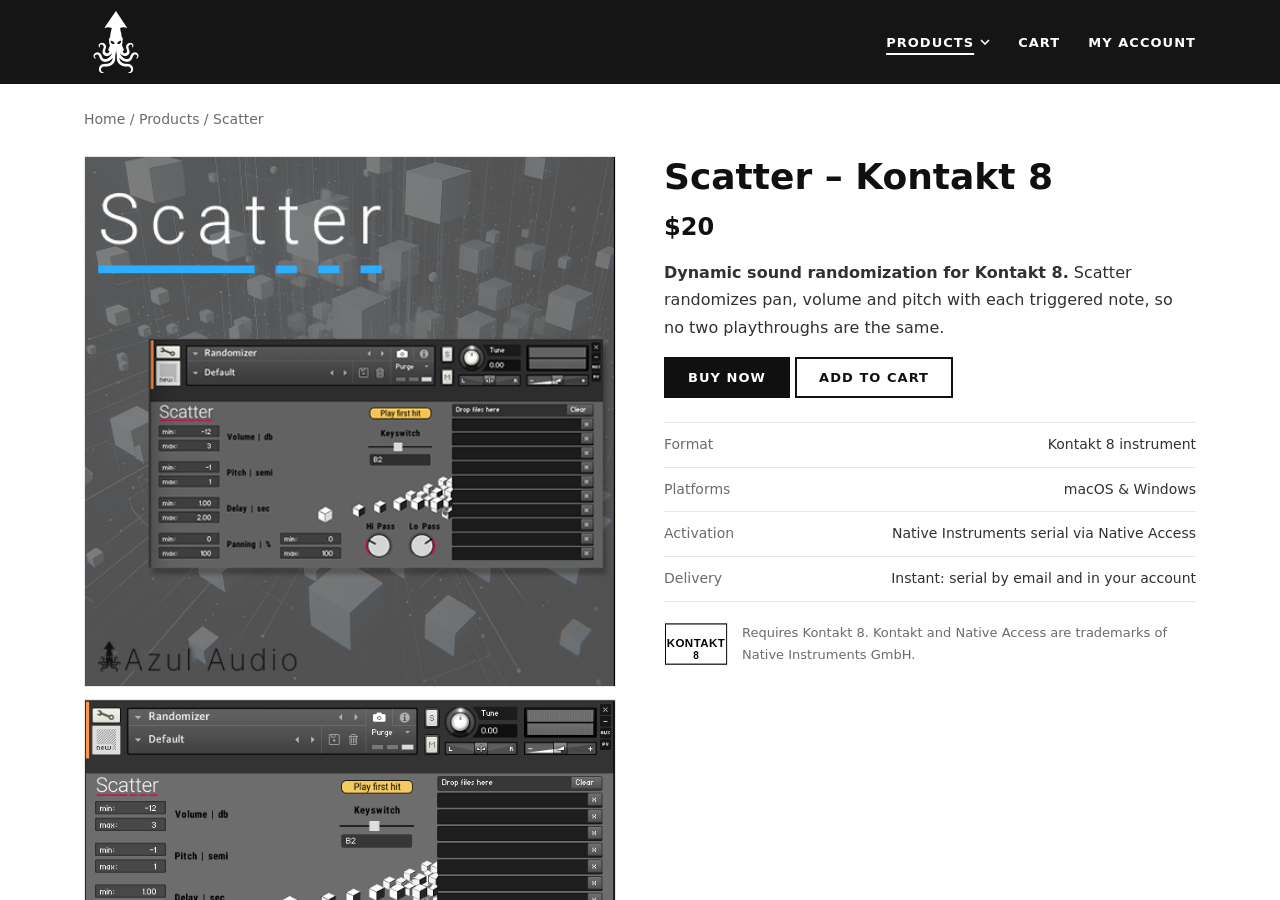
<file: product/scatter-kontakt-8/index.html>
<!doctype html><meta charset="utf-8"><title>Azul Audio</title>
<meta name="robots" content="noindex"><meta http-equiv="refresh" content="0; url=../../scatter/">
<link rel="canonical" href="../../scatter/"><a href="../../scatter/">Continue to Azul Audio</a>
</file>
<file: style.css>
/* Azul Audio: matches the old Inspiro/WordPress look: dark header + footer,
   white content, Onest headings, Inter body. Mono palette (2026-10-06): black + white, the ocean photo is the colour. */
:root {
  --ink: #101010;
  --ink-2: #313131;
  --muted: #6b6b6b;
  --line: #e6e6e6;
  --paper: #ffffff;
  --dark: #151515;
  --accent: #101010;      /* primary buttons, prices, step numbers */
  --accent-ink: #313131;  /* hover */
  --max: 1160px;
  --head: 'Onest', system-ui, sans-serif;
  --body: 'Inter', system-ui, sans-serif;
}

* { box-sizing: border-box; }
html { scroll-behavior: smooth; }
body {
  margin: 0;
  background: var(--paper);
  color: var(--ink-2);
  font: 16px/1.7 var(--body);
  -webkit-font-smoothing: antialiased;
}
img { max-width: 100%; display: block; }
a { color: var(--ink); }
h1, h2, h3 { font-family: var(--head); color: var(--ink); line-height: 1.15; margin: 0 0 .5em; }
.wrap { max-width: var(--max); margin: 0 auto; padding: 0 24px; }

/* Header */
.site-header {
  position: sticky; top: 0; z-index: 20;
  background: var(--dark);
  color: #fff;
}
.site-header .wrap { display: flex; align-items: center; justify-content: space-between; height: 84px; }
.home .site-header { position: fixed; left: 0; right: 0; background: transparent; transition: background .25s, box-shadow .25s; }
.home.scrolled .site-header, .home.nav-open .site-header { background: var(--dark); box-shadow: 0 2px 12px rgba(0,0,0,.25); }
[id] { scroll-margin-top: 84px; } /* anchors land below the sticky bar */
.logo img { width: 64px; height: 64px; object-fit: contain; }
.nav { display: flex; gap: 28px; align-items: center; }
.nav a, .nav button {
  color: #fff; background: none; border: 0; cursor: pointer; padding: 0;
  font: 600 13px/1 var(--head); letter-spacing: .08em; text-transform: uppercase; text-decoration: none;
}
.nav a:hover, .nav button:hover, .nav a[aria-current] { text-decoration: underline; text-decoration-thickness: 2px; text-underline-offset: 6px; }
/* Products dropdown */
.dropdown { position: relative; display: flex; align-items: center; gap: 6px; }
.nav .dropdown-toggle { display: inline-flex; align-items: center; padding: 4px 0; }
.dropdown-toggle svg { transition: transform .2s; }
.dropdown.active > .dropdown-link, .dropdown.active > .dropdown-toggle { text-decoration: underline; text-decoration-thickness: 2px; text-underline-offset: 6px; }
.dropdown-menu {
  position: absolute; top: calc(100% + 14px); left: -18px; min-width: 180px;
  background: var(--dark); border-top: 2px solid #fff; padding: 8px 0;
  box-shadow: 0 10px 30px rgba(0,0,0,.35);
  opacity: 0; visibility: hidden; transform: translateY(-6px); transition: opacity .15s, transform .15s, visibility .15s;
}
.dropdown-menu::before { content: ''; position: absolute; left: 0; right: 0; top: -16px; height: 16px; } /* hover bridge */
.dropdown-menu a { display: block; padding: 10px 18px; }
.dropdown.open .dropdown-menu { opacity: 1; visibility: visible; transform: none; }
.dropdown.open .dropdown-toggle svg { transform: rotate(180deg); }
@media (hover: hover) and (min-width: 761px) {
  .dropdown:hover .dropdown-menu { opacity: 1; visibility: visible; transform: none; }
  .dropdown:hover .dropdown-toggle svg { transform: rotate(180deg); }
}
.nav-toggle { display: none; background: none; border: 0; color: #fff; cursor: pointer; padding: 8px; }
.nav-toggle span { display: block; width: 22px; height: 2px; background: #fff; margin: 5px 0; }

/* Hero */
.hero {
  position: relative; min-height: 100vh; display: grid; place-items: center;
  color: #fff; text-align: center; overflow: hidden;
  background: #0a1a2e url(img/hero.jpg) center / cover no-repeat;
}
.hero video { position: absolute; inset: 0; width: 100%; height: 100%; object-fit: cover; opacity: 0; transition: opacity .8s; }
.hero video.playing { opacity: 1; }   /* hidden until actually playing, so a paused video's play button never shows */
.hero video::-webkit-media-controls-start-playback-button { display: none !important; -webkit-appearance: none; }
.hero::after { content: ''; position: absolute; inset: 0; background: linear-gradient(to bottom, rgba(0,0,0,.35), rgba(0,0,0,.2)); }
.hero-inner { position: relative; z-index: 1; padding: 0 24px; }
.hero h1 { color: #fff; font-size: clamp(44px, 8vw, 72px); font-weight: 700; margin: 0; }
.hero h1::after { content: ''; display: block; width: 245px; max-width: 70%; height: 2px; margin: 28px auto 0; background: rgba(255,255,255,.4); }
.hero p { margin: 22px 0 0; font-size: 18px; opacity: .85; }
.scroll-cue { position: absolute; z-index: 1; bottom: 24px; left: 50%; transform: translateX(-50%); color: #fff; }

/* Sections */
.section { padding: 80px 0; }
.section h2 { font-size: 40px; }
.lede { color: var(--muted); margin: 0 0 40px; }

/* Product grid */
.grid { display: grid; grid-template-columns: repeat(auto-fill, minmax(300px, 1fr)); gap: 32px; }
.card { display: flex; flex-direction: column; border: 1px solid var(--line); }
.card-img { display: block; aspect-ratio: 1 / 1; background: #1c1c1c; overflow: hidden; }
.card-img img { width: 100%; height: 100%; object-fit: cover; transition: transform .4s; }
.card:hover .card-img img { transform: scale(1.03); }
.card-body { padding: 20px 22px 24px; display: flex; flex-direction: column; gap: 6px; flex: 1; }
.card h3 { font-size: 20px; margin: 0; }
.card h3 a { color: inherit; text-decoration: none; }
.card .tag { font-size: 13px; color: var(--muted); }
.card .price { color: var(--ink); font-weight: 600; }
.card .price-row { display: flex; align-items: baseline; gap: 12px; flex-wrap: wrap; }
.card .trial-link { font-size: 13px; }
.card-actions { margin-top: auto; padding-top: 14px; display: flex; gap: 8px; flex-wrap: wrap; }
.card-actions .btn { padding: 11px 13px; font-size: 12px; letter-spacing: .06em; }

/* Buttons */
.btn {
  display: inline-block; cursor: pointer; text-decoration: none;
  padding: 12px 22px; border: 2px solid var(--ink); background: transparent; color: var(--ink);
  font: 700 13px/1 var(--head); letter-spacing: .08em; text-transform: uppercase;
}
.btn:hover { background: var(--ink); color: #fff; }
.btn.primary { background: var(--accent); border-color: var(--accent); color: #fff; }
.btn.primary:hover { background: var(--accent-ink); border-color: var(--accent-ink); }
.btn:disabled { opacity: .45; cursor: not-allowed; background: transparent; color: var(--ink); border-color: var(--ink); }

/* Product page */
.crumbs { font-size: 14px; color: var(--muted); padding-top: 24px; }
.crumbs a { color: var(--muted); text-decoration: none; }
.product { display: grid; grid-template-columns: 1fr 1fr; gap: 48px; padding: 24px 0 64px; align-items: start; }
.product .gallery { display: grid; gap: 12px; }
.product .gallery img { width: 100%; height: auto; border: 1px solid var(--line); }
.product h1 { font-size: 36px; }
.product .price { font: 600 24px/1 var(--head); color: var(--ink); margin: 8px 0 20px; }
.product .summary p { margin: 0 0 16px; }
.meta { font-size: 14px; color: var(--muted); margin-top: 20px; }
.specs { list-style: none; padding: 0; margin: 24px 0 0; border-top: 1px solid var(--line); }
.specs li { display: flex; justify-content: space-between; gap: 16px; padding: 10px 0; border-bottom: 1px solid var(--line); font-size: 14px; }
.specs li span:first-child { color: var(--muted); }
.details { border-top: 1px solid var(--line); padding: 48px 0 80px; }
.details h2 { font-size: 28px; margin-top: 40px; }
.details h2:first-child { margin-top: 0; }
.details .cols { display: grid; grid-template-columns: repeat(2, 1fr); gap: 28px 32px; }
@media (min-width: 1000px) { .details .cols { grid-template-columns: repeat(4, 1fr); } }
@media (max-width: 480px) { .details .cols { grid-template-columns: 1fr; } }
.details .feature h3 { font-size: 16px; letter-spacing: .06em; text-transform: uppercase; margin-bottom: 6px; }
.details .feature p { margin: 0; }
.details .feature h3 { display: flex; align-items: center; gap: 12px; }
.fx-icon {
  display: inline-grid; place-items: center; flex: none; width: 58px; height: 40px;
  background: #1e1f23; border: 1px solid #2c2d33; border-radius: 8px;
}
.fx-icon img { width: 40px; height: auto; }
.fx-shot {
  width: 100%; height: auto; margin-bottom: 16px;
  border-radius: 10px; background: #1e1f23; box-shadow: 0 6px 20px rgba(0,0,0,.18);
}
@media (max-width: 480px) { .fx-shot { max-width: 340px; margin-left: auto; margin-right: auto; } }
.steps { counter-reset: s; list-style: none; padding: 0; display: grid; gap: 14px; }
.steps li { counter-increment: s; display: grid; grid-template-columns: 36px 1fr; gap: 12px; align-items: start; }
.steps li::before {
  content: counter(s); display: grid; place-items: center; width: 32px; height: 32px; border-radius: 50%;
  background: var(--accent); color: #fff; font: 700 14px/1 var(--head);
}
.wide-shot { margin: 0 0 40px; border: 1px solid var(--line); }

/* Footer */
.site-footer { background: var(--dark); color: #9a9a9a; font-size: 14px; }
.site-footer .wrap { display: flex; justify-content: space-between; gap: 16px; flex-wrap: wrap; padding: 32px 24px; }
.site-footer a { color: #9a9a9a; text-decoration: none; margin-left: 20px; }
.site-footer a:hover { color: #fff; }

/* Store error toast */
.store-notice {
  position: fixed; left: 50%; bottom: 24px; transform: translate(-50%, 120px); z-index: 50;
  background: var(--ink); color: #fff; padding: 12px 18px; font-size: 14px; transition: transform .25s;
  max-width: calc(100% - 32px);
}
.store-notice.show { transform: translate(-50%, 0); }

@media (max-width: 760px) {
  .wrap { padding: 0 16px; }
  .nav-toggle { display: block; }
  .nav {
    display: none; position: absolute; top: 84px; left: 0; right: 0;
    flex-direction: column; align-items: flex-start; gap: 0; background: var(--dark); padding: 8px 16px 16px;
  }
  .nav a, .nav button { padding: 14px 0; width: 100%; text-align: left; border-bottom: 1px solid #2a2a2a; }
  .nav-open .nav { display: flex; }
  .dropdown { width: 100%; flex-wrap: wrap; gap: 0; border-bottom: 1px solid #2a2a2a; }
  .nav .dropdown-link { flex: 1; width: auto; border-bottom: 0; }
  .nav .dropdown-toggle { width: auto; border-bottom: 0; padding: 14px 4px 14px 24px; }
  .dropdown-menu { width: 100%; }
  .nav .dropdown-menu a:last-child { border-bottom: 0; }
  .dropdown-menu {
    position: static; min-width: 0; padding: 0; border: 0; box-shadow: none; background: none;
    display: none; opacity: 1; visibility: visible; transform: none;
  }
  .dropdown-menu::before { display: none; }
  .dropdown.open .dropdown-menu { display: block; }
  .dropdown-menu a { padding: 14px 0 14px 16px; }

  .product { grid-template-columns: 1fr; gap: 28px; }
  .section { padding: 56px 0; }
  .section h2 { font-size: 32px; }
}

/* VST trademark (Steinberg VST Usage Guidelines: logo on every page that says "VST", min 15 x 10 mm) */
.vst-logo { width: 64px; height: auto; display: block; }
.card .vst-logo { margin: 4px 0 2px; }
.format-badges { display: flex; gap: 8px; align-items: center; flex: none; }
.au-badge, .kontakt-badge { width: 64px; height: auto; display: block; }
.card .format-badges { margin: 4px 0 2px; }
.card .format-badges .vst-logo { margin: 0; }
.card .format-badges img { width: 58px; }   /* smallest the VST logo may be: 15 x 10 mm */
.vst-note { display: flex; align-items: center; gap: 14px; margin-top: 20px; font-size: 13px; color: var(--muted); }
.site-footer .trademark { flex-basis: 100%; order: 3; font-size: 12px; }

/* Legal pages (privacy) */
.legal { max-width: 760px; padding-bottom: 80px; }
.legal h1 { margin-top: 24px; }
.legal h2 { font-size: 20px; margin-top: 32px; }
</file>
